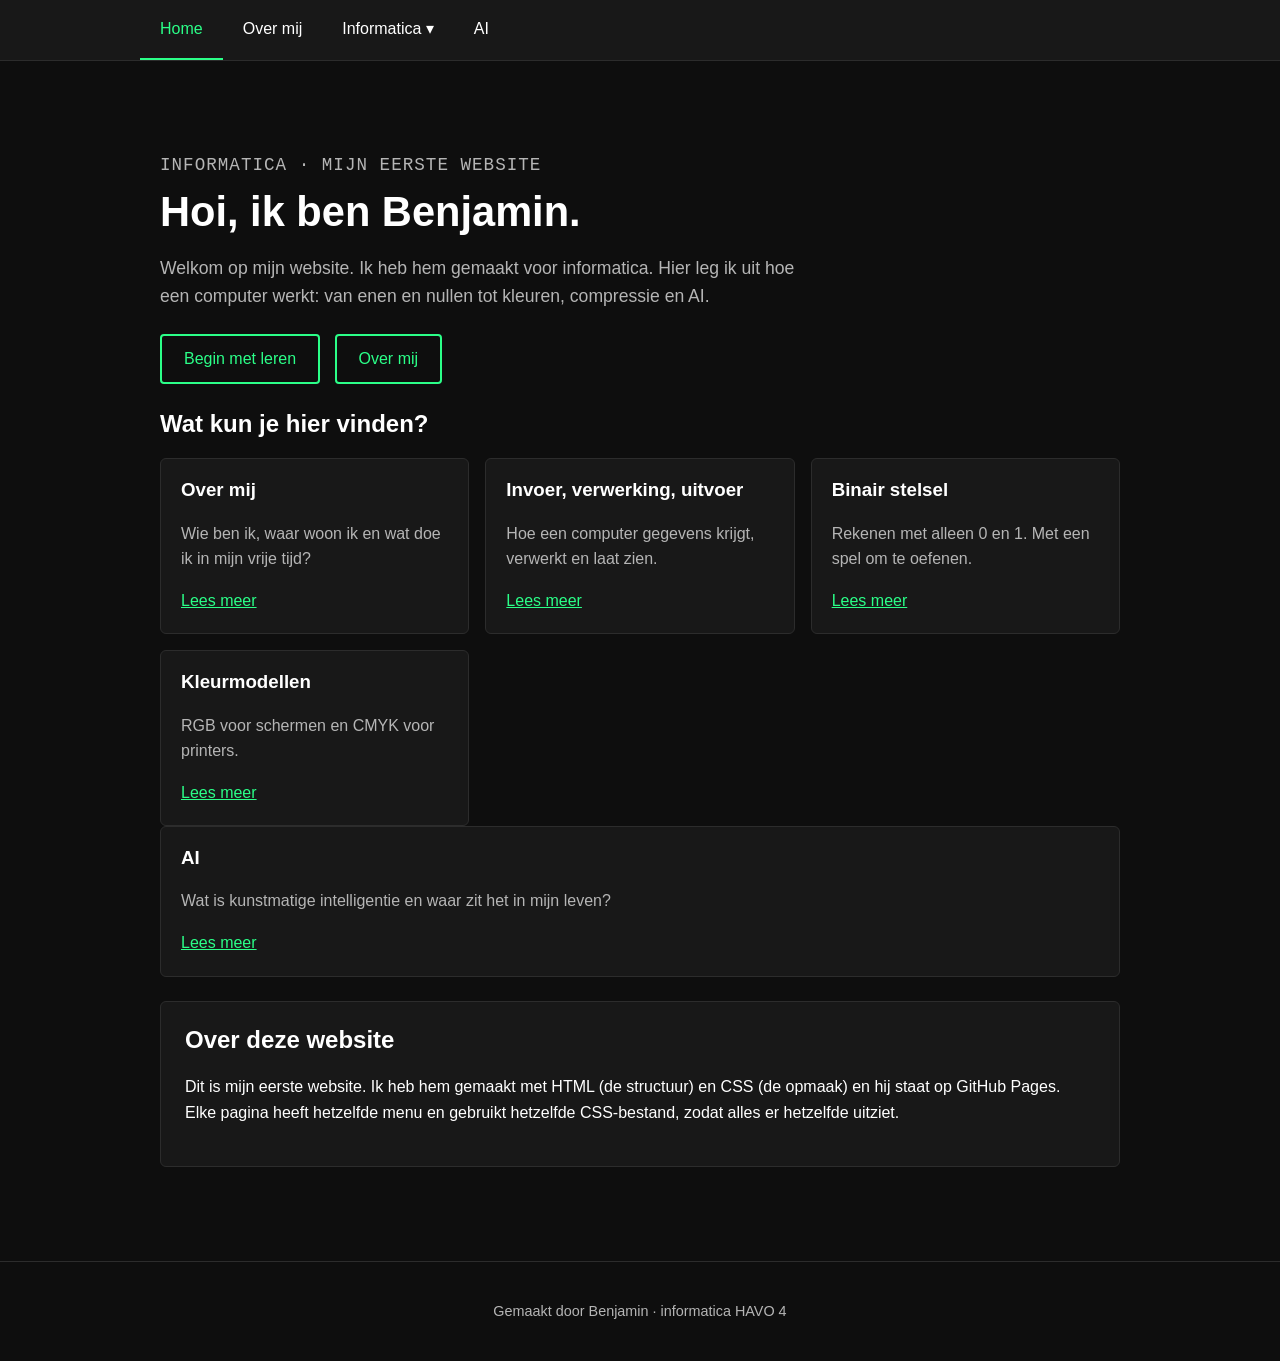
<file: index.html>
<!DOCTYPE html> <!-- dit is de homepage van mijn site -->
<html lang="nl"> <!-- het html-element: alles van de pagina staat hierin. lang="nl" = Nederlands -->
<head>
  <meta charset="utf-8"> <!-- zorgt dat tekens zoals é en ë goed worden getoond -->
  <meta name="viewport" content="width=device-width, initial-scale=1"> <!-- pagina past zich aan op een telefoon -->
  <title>Benjamin | Informatica</title> <!-- de titel die in het tabblad staat -->
  <link rel="stylesheet" type="text/css" href="opmaak.css"> <!-- koppelt het CSS-bestand aan deze pagina -->
</head>
<body>

  <!-- MENU: een lijst (ul) met links. Het menu staat op elke pagina hetzelfde. -->
  <nav>
    <ul class="menu">
      <li class="actief"><a href="index.html">Home</a></li> <!-- class="actief" = de pagina waar je nu bent -->
      <li><a href="overmij.html">Over mij</a></li>
      <!-- DROPDOWNMENU: een tweede ul zit binnen een li van het hoofdmenu -->
      <li class="dropdown"><a href="#">Informatica &#9662;</a>
        <ul class="submenu">
          <li><a href="ivo.html">Invoer, verwerking, uitvoer</a></li>
          <li><a href="binairstelsel.html">Binair stelsel</a></li>
          <li><a href="kleurmodellen.html">Kleurmodellen</a></li>
          
        </ul>
      </li>
      <li><a href="ai.html">AI</a></li>
    </ul>
  </nav>

  <main>

    <!-- HERO: grote titel met een korte introductie en twee knoppen -->
    <div class="hero">
      <p class="label">Informatica &middot; mijn eerste website</p> <!-- p = paragraaf -->
      <h1>Hoi, ik ben Benjamin.</h1> <!-- h1 = de belangrijkste kop van de pagina -->
      <p>Welkom op mijn website. Ik heb hem gemaakt voor informatica. Hier leg ik uit hoe een computer werkt: van enen en nullen tot kleuren, compressie en AI.</p>
      <!-- knoppen: links (a) met class="knop" zodat CSS ze als knop opmaakt -->
      <a class="knop" href="ivo.html">Begin met leren</a>
      <a class="knop" href="overmij.html">Over mij</a>
    </div>

    <h2>Wat kun je hier vinden?</h2>

    <!-- KAARTEN: elke kaart is een div (block-element) met een kop, tekst en een link.
         Een div is een container; het raster staat in de CSS (.kaarten). -->
    <div class="kaarten">
      <div class="kaart">
        <h3>Over mij</h3>
        <p>Wie ben ik, waar woon ik en wat doe ik in mijn vrije tijd?</p>
        <a href="overmij.html">Lees meer</a>
      </div>
      <div class="kaart">
        <h3>Invoer, verwerking, uitvoer</h3>
        <p>Hoe een computer gegevens krijgt, verwerkt en laat zien.</p>
        <a href="ivo.html">Lees meer</a>
      </div>
      <div class="kaart">
        <h3>Binair stelsel</h3>
        <p>Rekenen met alleen 0 en 1. Met een spel om te oefenen.</p>
        <a href="binairstelsel.html">Lees meer</a>
      </div>
      <div class="kaart">
        <h3>Kleurmodellen</h3>
        <p>RGB voor schermen en CMYK voor printers.</p>
        <a href="kleurmodellen.html">Lees meer</a>
      </div>
    
      </div>
      <div class="kaart">
        <h3>AI</h3>
        <p>Wat is kunstmatige intelligentie en waar zit het in mijn leven?</p>
        <a href="ai.html">Lees meer</a>
      </div>
    </div>

    <!-- BLOK: uitleg over de website zelf -->
    <div class="blok">
      <h2>Over deze website</h2>
      <p>Dit is mijn eerste website. Ik heb hem gemaakt met HTML (de structuur) en CSS (de opmaak) en hij staat op GitHub Pages. Elke pagina heeft hetzelfde menu en gebruikt hetzelfde CSS-bestand, zodat alles er hetzelfde uitziet.</p>
    </div>

  </main>

  <footer>
    <p>Gemaakt door Benjamin &middot; informatica HAVO 4</p>
  </footer>

</body>
</html>
</file>
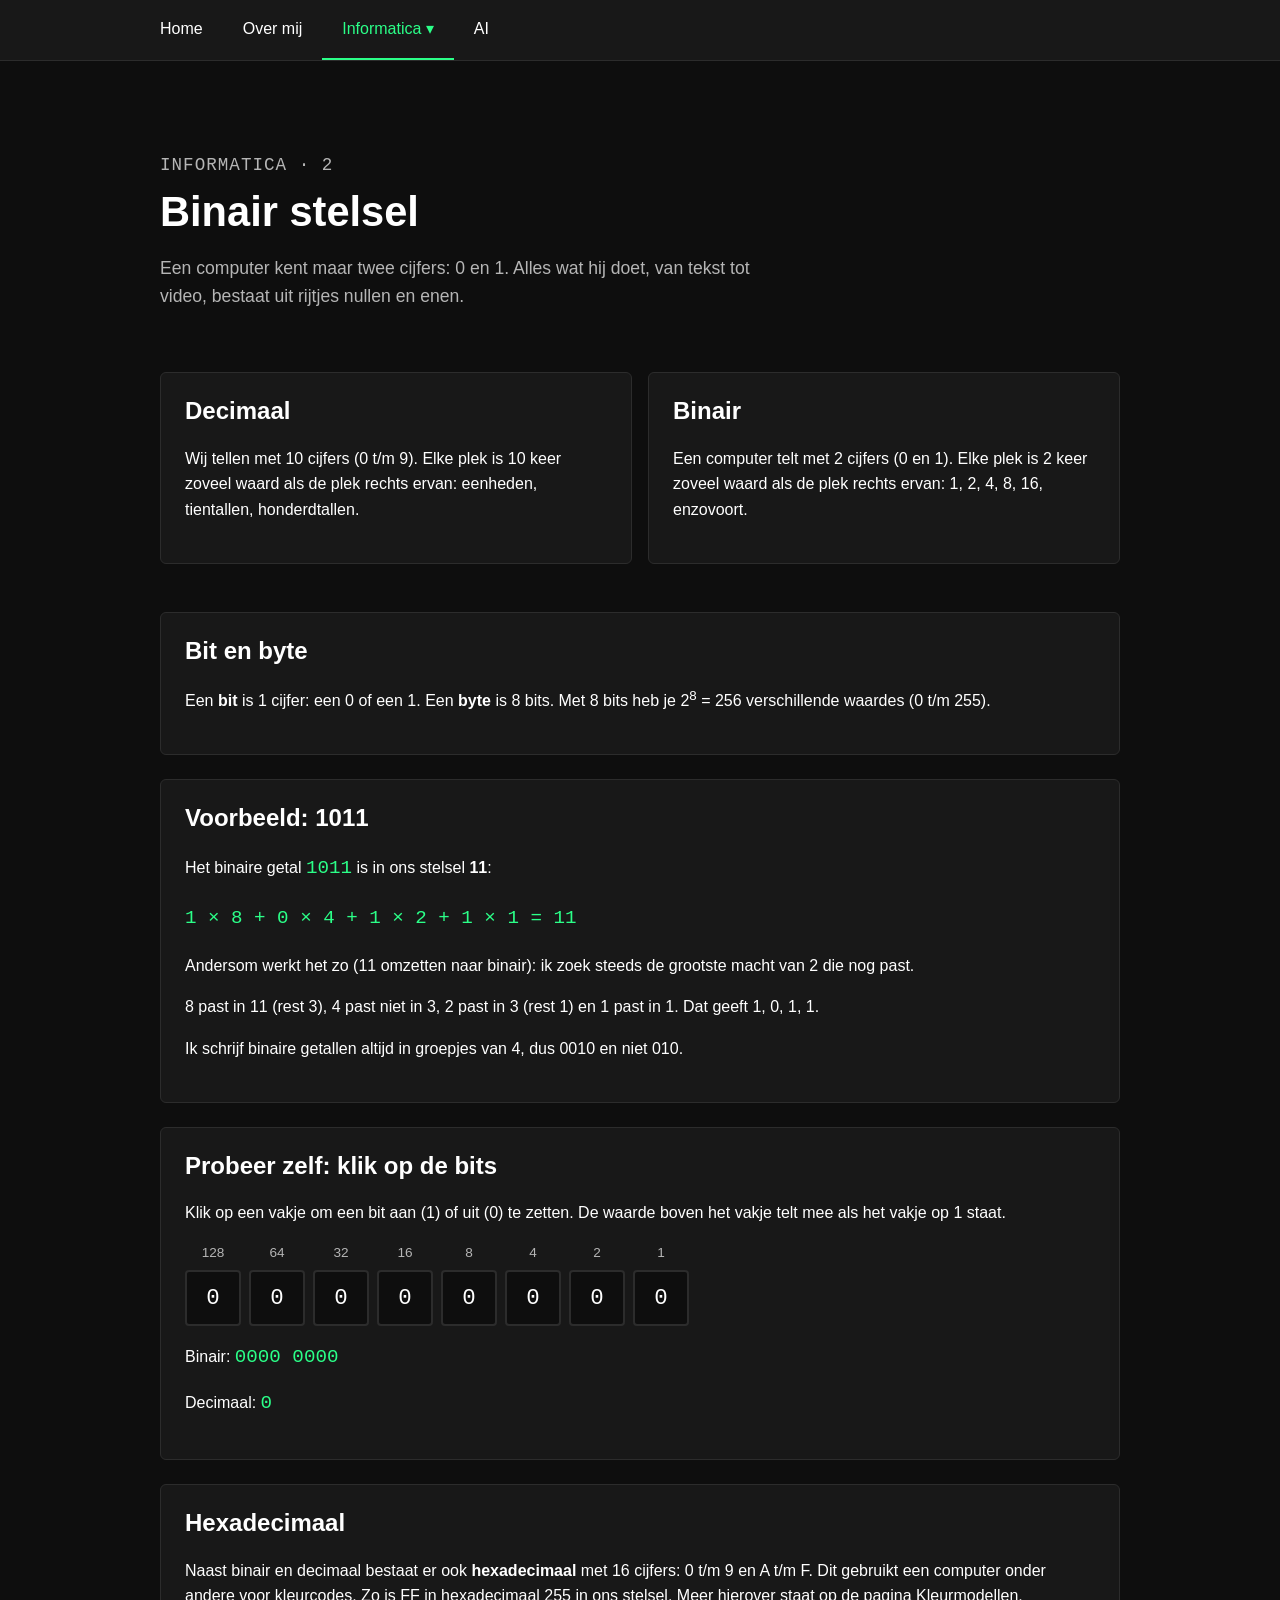
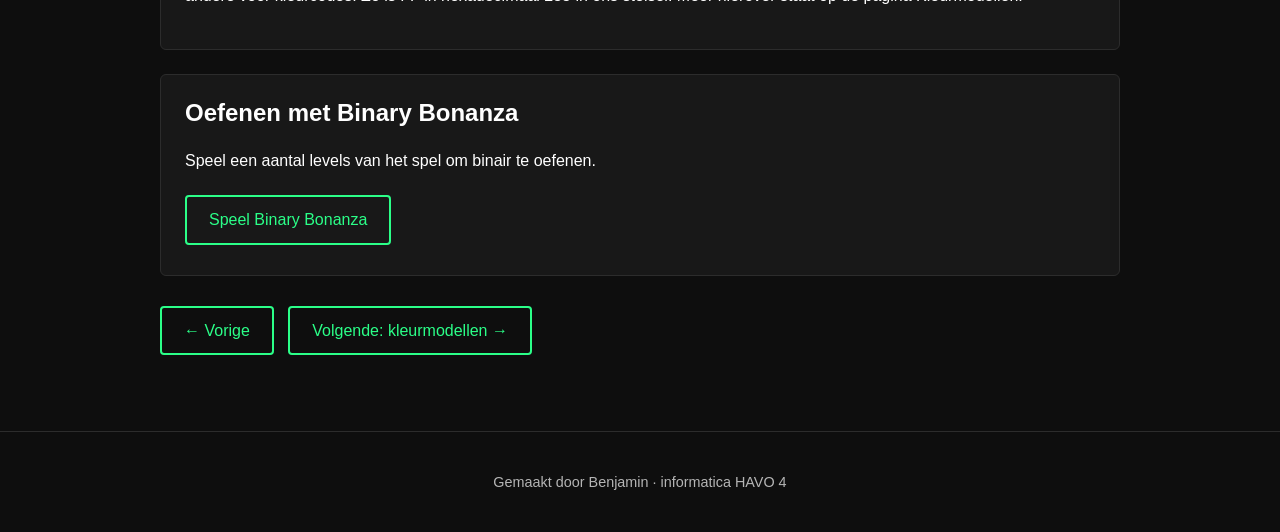
<file: binairstelsel.html>
<!DOCTYPE html> <!-- pagina: Binair stelsel -->
<html lang="nl">
<head>
  <meta charset="utf-8">
  <meta name="viewport" content="width=device-width, initial-scale=1">
  <title>Binair stelsel | Benjamin</title>
  <link rel="stylesheet" type="text/css" href="opmaak.css">
</head>
<body>

  <nav>
    <ul class="menu">
      <li><a href="index.html">Home</a></li>
      <li><a href="overmij.html">Over mij</a></li>
      <li class="dropdown actief"><a href="#">Informatica &#9662;</a>
        <ul class="submenu">
          <li><a href="ivo.html">Invoer, verwerking, uitvoer</a></li>
          <li><a href="binairstelsel.html">Binair stelsel</a></li>
          <li><a href="kleurmodellen.html">Kleurmodellen</a></li>
          
        </ul>
      </li>
      <li><a href="ai.html">AI</a></li>
    </ul>
  </nav>

  <main>
    <div class="hero">
      <p class="label">Informatica &middot; 2</p>
      <h1>Binair stelsel</h1>
      <p>Een computer kent maar twee cijfers: 0 en 1. Alles wat hij doet, van tekst tot video, bestaat uit rijtjes nullen en enen.</p>
    </div>

    <div class="kolommen">
      <div class="blok">
        <h2>Decimaal</h2>
        <p>Wij tellen met 10 cijfers (0 t/m 9). Elke plek is 10 keer zoveel waard als de plek rechts ervan: eenheden, tientallen, honderdtallen.</p>
      </div>
      <div class="blok">
        <h2>Binair</h2>
        <p>Een computer telt met 2 cijfers (0 en 1). Elke plek is 2 keer zoveel waard als de plek rechts ervan: 1, 2, 4, 8, 16, enzovoort.</p>
      </div>
    </div>

    <div class="blok">
      <h2>Bit en byte</h2>
      <p>Een <b>bit</b> is 1 cijfer: een 0 of een 1. Een <b>byte</b> is 8 bits. Met 8 bits heb je 2<sup>8</sup> = 256 verschillende waardes (0 t/m 255).</p>
    </div>

    <div class="blok">
      <h2>Voorbeeld: 1011</h2>
      <p>Het binaire getal <span class="uitvoer">1011</span> is in ons stelsel <b>11</b>:</p>
      <p class="uitvoer">1 &times; 8 + 0 &times; 4 + 1 &times; 2 + 1 &times; 1 = 11</p>
      <p>Andersom werkt het zo (11 omzetten naar binair): ik zoek steeds de grootste macht van 2 die nog past.</p>
      <p>8 past in 11 (rest 3), 4 past niet in 3, 2 past in 3 (rest 1) en 1 past in 1. Dat geeft 1, 0, 1, 1.</p>
      <p>Ik schrijf binaire getallen altijd in groepjes van 4, dus 0010 en niet 010.</p>
    </div>

    <!-- zelf proberen: klik op de bits om ze aan of uit te zetten -->
    <div class="blok">
      <h2>Probeer zelf: klik op de bits</h2>
      <p>Klik op een vakje om een bit aan (1) of uit (0) te zetten. De waarde boven het vakje telt mee als het vakje op 1 staat.</p>
      <div class="bits">
        <div class="bitkolom">128<br><button type="button" class="bit">0</button></div>
        <div class="bitkolom">64<br><button type="button" class="bit">0</button></div>
        <div class="bitkolom">32<br><button type="button" class="bit">0</button></div>
        <div class="bitkolom">16<br><button type="button" class="bit">0</button></div>
        <div class="bitkolom">8<br><button type="button" class="bit">0</button></div>
        <div class="bitkolom">4<br><button type="button" class="bit">0</button></div>
        <div class="bitkolom">2<br><button type="button" class="bit">0</button></div>
        <div class="bitkolom">1<br><button type="button" class="bit">0</button></div>
      </div>
      <p>Binair: <span class="uitvoer" id="bin-uit">0000 0000</span></p>
      <p>Decimaal: <span class="uitvoer" id="dec-uit">0</span></p>
    </div>

    <div class="blok">
      <h2>Hexadecimaal</h2>
      <p>Naast binair en decimaal bestaat er ook <b>hexadecimaal</b> met 16 cijfers: 0 t/m 9 en A t/m F. Dit gebruikt een computer onder andere voor kleurcodes. Zo is FF in hexadecimaal 255 in ons stelsel. Meer hierover staat op de pagina Kleurmodellen.</p>
    </div>

    <!-- het spel: een link in een blok. Het spel opent in een nieuw tabblad -->
    <div class="blok">
      <h2>Oefenen met Binary Bonanza</h2>
      <p>Speel een aantal levels van het spel om binair te oefenen.</p>
      <a class="knop" href="https://games.penjee.com/binary-bonanza/" target="_blank">Speel Binary Bonanza</a>
    </div>

    
      
  

    <a class="knop" href="ivo.html">&larr; Vorige</a>
    <a class="knop" href="kleurmodellen.html">Volgende: kleurmodellen &rarr;</a>
  </main>

  <footer>
    <p>Gemaakt door Benjamin &middot; informatica HAVO 4</p>
  </footer>

  <script>
    // Alle bit-knoppen ophalen
    var knoppen = document.querySelectorAll('.bit');

    // Deze functie telt de waardes van de bits die aan staan bij elkaar op
    function update() {
      var totaal = 0;
      var tekst = '';
      for (var i = 0; i < knoppen.length; i++) {
        var aan = knoppen[i].classList.contains('aan');
        if (aan) {
          totaal = totaal + Number(knoppen[i].getAttribute('data-waarde'));
        }
        tekst = tekst + (aan ? '1' : '0');
        if (i === 3) {
          tekst = tekst + ' '; // groepjes van 4
        }
      }
      document.getElementById('bin-uit').textContent = tekst;
      document.getElementById('dec-uit').textContent = totaal;
    }

    // Bij elke knop de waarde (128, 64, ... 1) opslaan en een klik-actie toevoegen
    var waardes = [128, 64, 32, 16, 8, 4, 2, 1];
    for (var i = 0; i < knoppen.length; i++) {
      knoppen[i].setAttribute('data-waarde', waardes[i]);
      knoppen[i].onclick = function () {
        this.classList.toggle('aan'); // bit aan of uit
        this.textContent = this.classList.contains('aan') ? '1' : '0';
        update();
      };
    }
    update();
  </script>

</body>
</html>
</file>
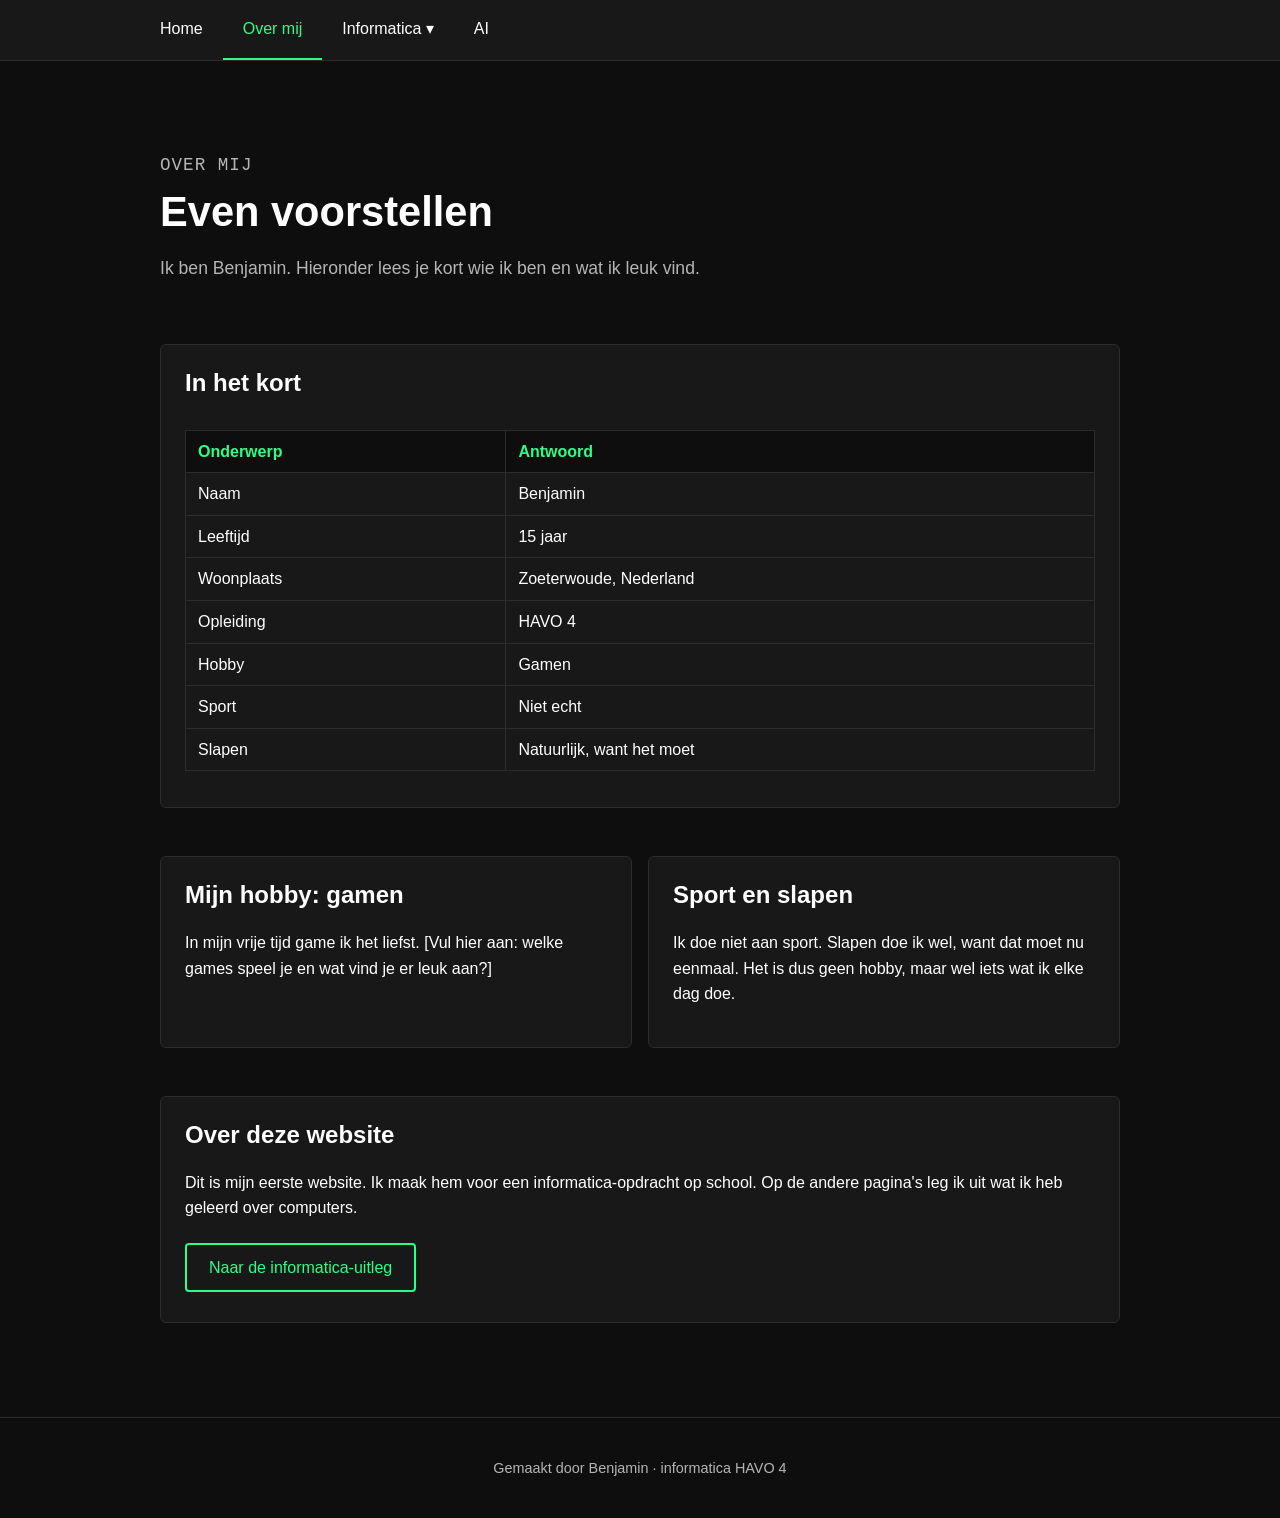
<file: overmij.html>
<!DOCTYPE html> <!-- pagina: Over mij -->
<html lang="nl">
<head>
  <meta charset="utf-8">
  <meta name="viewport" content="width=device-width, initial-scale=1">
  <title>Over mij | Benjamin</title>
  <link rel="stylesheet" type="text/css" href="opmaak.css"> <!-- link naar het CSS-bestand -->
</head>
<body>

  <!-- menu: precies hetzelfde als op de homepage, alleen staat "actief" nu bij Over mij -->
  <nav>
    <ul class="menu">
      <li><a href="index.html">Home</a></li>
      <li class="actief"><a href="overmij.html">Over mij</a></li>
      <li class="dropdown"><a href="#">Informatica &#9662;</a>
        <ul class="submenu">
          <li><a href="ivo.html">Invoer, verwerking, uitvoer</a></li>
          <li><a href="binairstelsel.html">Binair stelsel</a></li>
          <li><a href="kleurmodellen.html">Kleurmodellen</a></li>
          
        </ul>
      </li>
      <li><a href="ai.html">AI</a></li>
    </ul>
  </nav>

  <main>
    <div class="hero">
      <p class="label">Over mij</p>
      <h1>Even voorstellen</h1>
      <p>Ik ben Benjamin. Hieronder lees je kort wie ik ben en wat ik leuk vind.</p>
    </div>

    <!-- tabel met de belangrijkste feiten -->
    <div class="blok">
      <h2>In het kort</h2>
      <div class="tabel">
        <table>
          <tr><th>Onderwerp</th><th>Antwoord</th></tr>
          <tr><td>Naam</td><td>Benjamin</td></tr>
          <tr><td>Leeftijd</td><td>15 jaar</td></tr>
          <tr><td>Woonplaats</td><td>Zoeterwoude, Nederland</td></tr>
          <tr><td>Opleiding</td><td>HAVO 4</td></tr>
          <tr><td>Hobby</td><td>Gamen</td></tr>
          <tr><td>Sport</td><td>Niet echt</td></tr>
          <tr><td>Slapen</td><td>Natuurlijk, want het moet</td></tr>
        </table>
      </div>
    </div>

    <!-- twee blokken naast elkaar -->
    <div class="kolommen">
      <div class="blok">
        <h2>Mijn hobby: gamen</h2>
        <!-- TODO: vul hier aan welke games je speelt en wat je er leuk aan vindt -->
        <p>In mijn vrije tijd game ik het liefst. [Vul hier aan: welke games speel je en wat vind je er leuk aan?]</p>
      </div>
      <div class="blok">
        <h2>Sport en slapen</h2>
        <p>Ik doe niet aan sport. Slapen doe ik wel, want dat moet nu eenmaal. Het is dus geen hobby, maar wel iets wat ik elke dag doe.</p>
      </div>
    </div>

    <div class="blok">
      <h2>Over deze website</h2>
      <p>Dit is mijn eerste website. Ik maak hem voor een informatica-opdracht op school. Op de andere pagina's leg ik uit wat ik heb geleerd over computers.</p>
      <a class="knop" href="ivo.html">Naar de informatica-uitleg</a>
    </div>
  </main>

  <footer>
    <p>Gemaakt door Benjamin &middot; informatica HAVO 4</p>
  </footer>

</body>
</html>
</file>
<file: opmaak.css>
/* ==========================================================
   opmaak.css - de opmaak (stijl) van al mijn pagina's
   Elke .html-pagina is hieraan gekoppeld met <link> in de <head>.
   Verander ik hier iets, dan verandert het op ALLE pagina's.
   ========================================================== */

/* ---------- KLEUR ----------
   Kleuren schrijf ik als hexadecimale code: #RRGGBB
   (2 tekens rood, 2 tekens groen, 2 tekens blauw).
   Voorbeeld: mijn groen #2bff88 = rood 2B (43), groen FF (255), blauw 88 (136).
   Ik zet de kleuren hier als variabelen, zodat ik ze maar op 1 plek hoef
   aan te passen. Gebruiken doe ik met var(--naam). */
:root {
  --achtergrond: #0e0e0e;  /* bijna zwart: achtergrond van de pagina */
  --vlak: #181818;         /* donkergrijs: menu en blokken */
  --rand: #2c2c2c;         /* grijs: randjes */
  --tekst: #ffffff;        /* wit: tekstkleur */
  --tekst-zacht: #b5b5b5;  /* lichtgrijs: minder belangrijke tekst */
  --groen: #2bff88;        /* felgroen: accentkleur */
}

/* ---------- ALGEMEEN ----------
   Selector * = geldt voor ALLE elementen.
   border-box: padding en rand tellen mee in de breedte. */
* {
  box-sizing: border-box;
}

/* Selector body = de hele pagina */
body {
  margin: 0;
  background-color: var(--achtergrond); /* achtergrondkleur */
  color: var(--tekst);                  /* tekstkleur: wit */
  font-family: "Segoe UI", Arial, sans-serif;
  line-height: 1.6;
}

/* Selector a = alle links */
a {
  color: var(--groen);
}

h1, h2, h3 {
  line-height: 1.2;
}
h1 {
  font-size: 2.6rem;
  margin: 0 0 12px 0;
}
h2 {
  font-size: 1.5rem;
  margin-top: 0;
}

/* ---------- MENU ----------
   Het menu is een lijst (ul) met links (a) erin.
   position: sticky zorgt dat het menu bovenaan blijft staan als je scrolt. */
nav {
  background-color: var(--vlak);
  border-bottom: 1px solid var(--rand);
  position: sticky;
  top: 0;
  z-index: 100;
}

/* Selector .menu = de ul met class="menu" (het hoofdmenu).
   display: flex zet de items naast elkaar. */
.menu {
  list-style-type: none; /* geen bolletjes */
  margin: 0 auto;
  padding: 0;
  display: flex;
  flex-wrap: wrap;
  max-width: 1000px;     /* maximale breedte van het menu */
}
.menu li {
  position: relative;    /* nodig om het dropdownmenu eronder te plaatsen */
}
.menu a {
  display: block;        /* de hele knop is klikbaar, niet alleen de tekst */
  padding: 16px 20px;
  color: var(--tekst);
  text-decoration: none;
}
/* a:hover = als de muis over de link staat */
.menu a:hover {
  color: var(--groen);
  background-color: #222222;
}
/* de pagina waar je nu op zit krijgt een groen streepje */
.menu li.actief > a {
  color: var(--groen);
  border-bottom: 2px solid var(--groen);
}

/* Dropdownmenu: de ul met class="submenu" zit in het hoofdmenu.
   Standaard is hij verborgen (display: none). */
.submenu {
  display: none;
  position: absolute;    /* zweeft onder de knop "Informatica" */
  top: 100%;
  left: 0;
  min-width: 280px;      /* minimale breedte */
  margin: 0;
  padding: 0;
  list-style-type: none;
  background-color: var(--vlak);
  border: 1px solid var(--rand);
}
/* Als je over het li-element met het submenu gaat, laten we het submenu zien */
.menu li:hover .submenu,
.menu li:focus-within .submenu {
  display: block;
}
.submenu a {
  padding: 12px 20px;
}

/* ---------- HOOFDINHOUD ---------- */
main {
  max-width: 1000px;           /* breedte van de inhoud */
  margin: 0 auto;              /* in het midden van de pagina */
  padding: 40px 20px 70px 20px;
}

.hero {
  padding: 50px 0 20px 0;
}
.hero p {
  max-width: 640px;
  color: var(--tekst-zacht);
  font-size: 1.1rem;
}

/* klein groen label boven een titel */
.label {
  color: var(--groen);
  font-family: Consolas, monospace;
  font-size: 0.9rem;
  letter-spacing: 1px;
  text-transform: uppercase;
  margin: 0 0 8px 0;
}

/* een blok (div) met donkergrijze achtergrond */
.blok {
  background-color: var(--vlak);
  border: 1px solid var(--rand);
  border-radius: 6px;
  padding: 24px;
  margin: 24px 0;
}

/* raster met kaarten op de homepage */
.kaarten {
  display: grid;
  grid-template-columns: repeat(auto-fit, minmax(280px, 1fr));
  gap: 16px;
}
.kaart {
  background-color: var(--vlak);
  border: 1px solid var(--rand);
  border-radius: 6px;
  padding: 20px;
}
.kaart:hover {
  border-color: var(--groen);
}
.kaart h3 {
  margin-top: 0;
}
.kaart p {
  color: var(--tekst-zacht);
}

/* twee kolommen naast elkaar (op een smal scherm onder elkaar) */
.kolommen {
  display: grid;
  grid-template-columns: repeat(auto-fit, minmax(280px, 1fr));
  gap: 16px;
}

/* ---------- KNOPPEN ---------- */
.knop {
  display: inline-block;
  padding: 10px 22px;
  margin: 6px 10px 6px 0;
  border: 2px solid var(--groen);
  background-color: transparent;
  color: var(--groen);
  font: inherit;
  text-decoration: none;
  cursor: pointer;
  border-radius: 4px;
}
.knop:hover {
  background-color: var(--groen);
  color: #000000;
}

/* ---------- TABELLEN ---------- */
.tabel {
  overflow-x: auto; /* op een telefoon kun je de tabel zijwaarts schuiven */
}
table {
  border-collapse: collapse;
  width: 100%;
  margin: 12px 0;
}
th, td {
  border: 1px solid var(--rand);
  padding: 8px 12px;
  text-align: left;
}
th {
  background-color: var(--achtergrond);
  color: var(--groen);
}

/* ---------- INVOERVELDEN ---------- */
input[type="number"],
input[type="text"] {
  background-color: var(--achtergrond);
  color: var(--tekst);
  border: 1px solid var(--rand);
  padding: 8px 10px;
  font: inherit;
  border-radius: 4px;
  width: 120px;
}
input[type="text"] {
  width: 240px;
}
input[type="range"] {
  accent-color: var(--groen);
  width: 220px;
  vertical-align: middle;
}

/* tekst die de computer als uitvoer laat zien */
.uitvoer {
  font-family: Consolas, monospace;
  color: var(--groen);
  font-size: 1.2rem;
}

/* ---------- PAGINA: INVOER - VERWERKING - UITVOER ---------- */
.stroom {
  display: flex;
  gap: 10px;
  flex-wrap: wrap;
}
.stap {
  flex: 1;
  min-width: 220px;
  background-color: var(--vlak);
  border: 1px solid var(--rand);
  border-top: 3px solid var(--groen);
  border-radius: 4px;
  padding: 16px;
}
.stap h3 {
  margin-top: 0;
}
.pijl {
  align-self: center;
  color: var(--groen);
  font-size: 1.8rem;
}

/* ---------- PAGINA: BINAIR STELSEL ---------- */
.bits {
  display: flex;
  gap: 8px;
  flex-wrap: wrap;
}
.bitkolom {
  text-align: center;
  color: var(--tekst-zacht);
  font-size: 0.85rem;
}
.bit {
  width: 56px;   /* breedte van de bit-knop */
  height: 56px;  /* hoogte van de bit-knop */
  margin-top: 6px;
  background-color: var(--achtergrond);
  color: var(--tekst);
  border: 2px solid var(--rand);
  border-radius: 4px;
  font: 1.4rem Consolas, monospace;
  cursor: pointer;
}
.bit.aan {
  border-color: var(--groen);
  color: var(--groen);
}

/* ---------- PAGINA: KLEURMODELLEN ---------- */
.kleuren {
  display: grid;
  grid-template-columns: repeat(auto-fill, minmax(150px, 1fr));
  gap: 12px;
}
.kleurblok p {
  margin: 6px 0 0 0;
  font-size: 0.9rem;
  color: var(--tekst-zacht);
}
.vak {
  height: 70px; /* hoogte van het kleurvlak */
  border: 1px solid var(--rand);
  border-radius: 4px;
}

/* ---------- VIDEO: afbeelding die naar YouTube linkt ---------- */
.video {
  position: relative;
  display: block;
  max-width: 480px;
}
.video img {
  width: 100%;
  display: block;
  border: 1px solid var(--rand);
  border-radius: 6px;
}
/* het play-knopje (een rondje met een driehoekje) over de afbeelding */
.video::after {
  content: "\25B6";
  position: absolute;
  top: 50%;
  left: 50%;
  width: 64px;
  height: 64px;
  margin: -32px 0 0 -32px;
  border: 2px solid var(--groen);
  border-radius: 50%;
  background-color: rgba(0, 0, 0, 0.75);
  color: var(--groen);
  text-align: center;
  line-height: 60px;
  font-size: 1.5rem;
}




/* ---------- ONDERAAN ---------- */
footer {
  border-top: 1px solid var(--rand);
  padding: 24px 20px;
  text-align: center;
  color: var(--tekst-zacht);
  font-size: 0.9rem;
}
</file>
